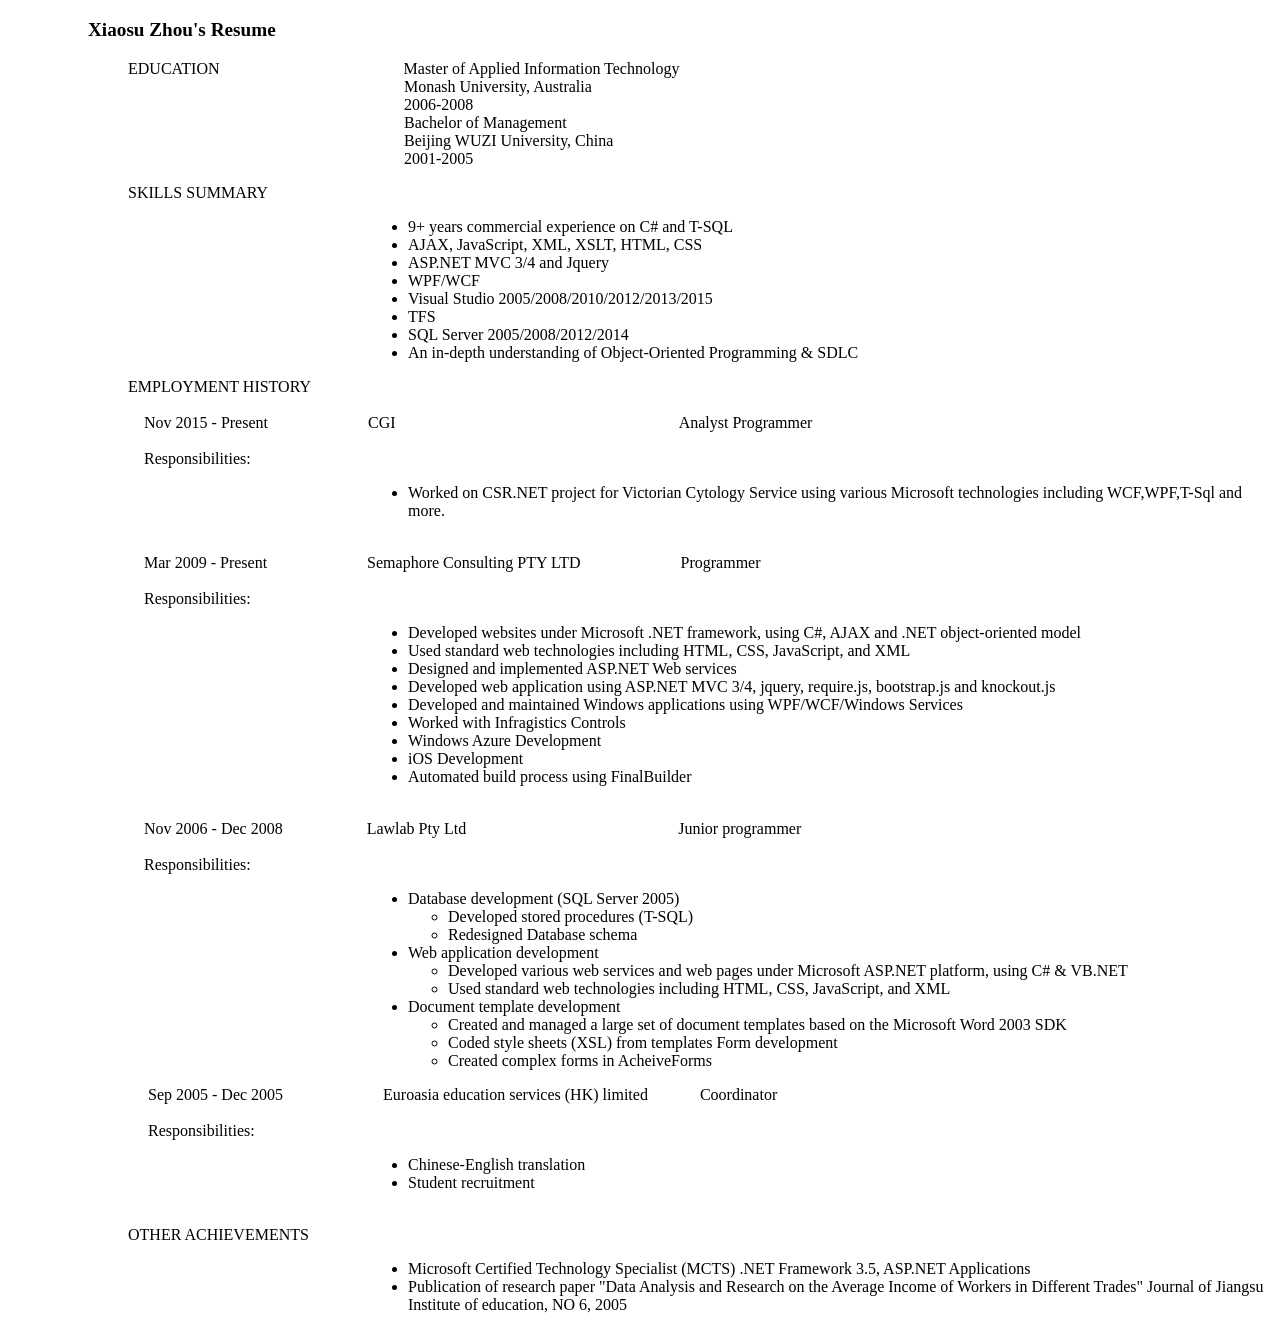
<file: index.htm>
<!DOCTYPE html PUBLIC "-//W3C//DTD XHTML 1.0 Transitional//EN" "http://www.w3.org/TR/xhtml1/DTD/xhtml1-transitional.dtd">
<html xmlns="http://www.w3.org/1999/xhtml">
<head>
    <title>Xiaosu Zhou's Resume</title>
    <style type="text/css">
       .style2
       {
          font-size: larger;
          font-weight: bold;
       }
       .style3
       {
          width: 1359px;
          margin-left: 120px;
       }
       .style4
       {
          margin-left: 120px;
       }
       .style5
       {
          margin-left: 200px;
       }
    </style>
</head>
<body>
   <p class="style2" style="margin-left: 80px">Xiaosu Zhou's Resume
   </p>
   <p style="margin-left: 120px">EDUCATION&nbsp;&nbsp;&nbsp;&nbsp;&nbsp;&nbsp;&nbsp;&nbsp;&nbsp;&nbsp;&nbsp;&nbsp;&nbsp;&nbsp;&nbsp;&nbsp;&nbsp;&nbsp;&nbsp;&nbsp;&nbsp;&nbsp;&nbsp;&nbsp;&nbsp;&nbsp;&nbsp;&nbsp;&nbsp;&nbsp;&nbsp;&nbsp;&nbsp;&nbsp;&nbsp;&nbsp;&nbsp;&nbsp;&nbsp;&nbsp;&nbsp;&nbsp;&nbsp;&nbsp;&nbsp; Master of Applied Information Technology 
      <br class="style4" />
&nbsp;&nbsp;&nbsp;&nbsp;&nbsp;&nbsp;&nbsp;&nbsp;&nbsp;&nbsp;&nbsp;&nbsp;&nbsp;&nbsp;&nbsp;&nbsp;&nbsp;&nbsp;&nbsp;&nbsp;&nbsp;&nbsp;&nbsp;&nbsp;&nbsp;&nbsp;&nbsp;&nbsp;&nbsp;&nbsp;&nbsp;&nbsp;&nbsp;&nbsp;&nbsp;&nbsp;&nbsp;&nbsp;&nbsp;&nbsp;&nbsp;&nbsp;&nbsp;&nbsp;&nbsp;&nbsp;&nbsp;&nbsp;&nbsp;&nbsp;&nbsp;&nbsp;&nbsp;&nbsp;&nbsp;&nbsp;&nbsp;&nbsp;&nbsp;&nbsp;&nbsp;&nbsp;&nbsp;&nbsp;&nbsp;&nbsp;&nbsp;&nbsp; Monash University, Australia<br class="style4" />
                                &nbsp;&nbsp;&nbsp;&nbsp;&nbsp;&nbsp;&nbsp;&nbsp;&nbsp;&nbsp;&nbsp;&nbsp;&nbsp;&nbsp;&nbsp;&nbsp;&nbsp;&nbsp;&nbsp;&nbsp;&nbsp;&nbsp;&nbsp;&nbsp;&nbsp;&nbsp;&nbsp;&nbsp;&nbsp;&nbsp;&nbsp;&nbsp;&nbsp;&nbsp;&nbsp;&nbsp;&nbsp;&nbsp;&nbsp;&nbsp;&nbsp;&nbsp;&nbsp;&nbsp;&nbsp;&nbsp;&nbsp;&nbsp;&nbsp;&nbsp;&nbsp;&nbsp;&nbsp;&nbsp;&nbsp;&nbsp;&nbsp;&nbsp;&nbsp;&nbsp;&nbsp;&nbsp;&nbsp;&nbsp;&nbsp;&nbsp;&nbsp;&nbsp; 2006-2008<br class="style3" />

                                &nbsp;&nbsp;&nbsp;&nbsp;&nbsp;&nbsp;&nbsp;&nbsp;&nbsp;&nbsp;&nbsp;&nbsp;&nbsp;&nbsp;&nbsp;&nbsp;&nbsp;&nbsp;&nbsp;&nbsp;&nbsp;&nbsp;&nbsp;&nbsp;&nbsp;&nbsp;&nbsp;&nbsp;&nbsp;&nbsp;&nbsp;&nbsp;&nbsp;&nbsp;&nbsp;&nbsp;&nbsp;&nbsp;&nbsp;&nbsp;&nbsp;&nbsp;&nbsp;&nbsp;&nbsp;&nbsp;&nbsp;&nbsp;&nbsp;&nbsp;&nbsp;&nbsp;&nbsp;&nbsp;&nbsp;&nbsp;&nbsp;&nbsp;&nbsp;&nbsp;&nbsp;&nbsp;&nbsp;&nbsp;&nbsp;&nbsp;&nbsp;&nbsp; Bachelor of Management<br class="style3" />
                                &nbsp;&nbsp;&nbsp;&nbsp;&nbsp;&nbsp;&nbsp;&nbsp;&nbsp;&nbsp;&nbsp;&nbsp;&nbsp;&nbsp;&nbsp;&nbsp;&nbsp;&nbsp;&nbsp;&nbsp;&nbsp;&nbsp;&nbsp;&nbsp;&nbsp;&nbsp;&nbsp;&nbsp;&nbsp;&nbsp;&nbsp;&nbsp;&nbsp;&nbsp;&nbsp;&nbsp;&nbsp;&nbsp;&nbsp;&nbsp;&nbsp;&nbsp;&nbsp;&nbsp;&nbsp;&nbsp;&nbsp;&nbsp;&nbsp;&nbsp;&nbsp;&nbsp;&nbsp;&nbsp;&nbsp;&nbsp;&nbsp;&nbsp;&nbsp;&nbsp;&nbsp;&nbsp;&nbsp;&nbsp;&nbsp;&nbsp;&nbsp;&nbsp; Beijing WUZI University, China<br class="style3" />
                                &nbsp;&nbsp;&nbsp;&nbsp;&nbsp;&nbsp;&nbsp;&nbsp;&nbsp;&nbsp;&nbsp;&nbsp;&nbsp;&nbsp;&nbsp;&nbsp;&nbsp;&nbsp;&nbsp;&nbsp;&nbsp;&nbsp;&nbsp;&nbsp;&nbsp;&nbsp;&nbsp;&nbsp;&nbsp;&nbsp;&nbsp;&nbsp;&nbsp;&nbsp;&nbsp;&nbsp;&nbsp;&nbsp;&nbsp;&nbsp;&nbsp;&nbsp;&nbsp;&nbsp;&nbsp;&nbsp;&nbsp;&nbsp;&nbsp;&nbsp;&nbsp;&nbsp;&nbsp;&nbsp;&nbsp;&nbsp;&nbsp;&nbsp;&nbsp;&nbsp;&nbsp;&nbsp;&nbsp;&nbsp;&nbsp;&nbsp;&nbsp;&nbsp; 2001-2005<br />
   </p>

   <p style="margin-left: 120px">SKILLS SUMMARY</p>
   <ul style="margin-left: 360px">
      <li>
         9+ years commercial experience on C# and T-SQL
         
      </li>
      <li>
         AJAX, JavaScript, XML, XSLT, HTML, CSS
      </li>
      <li>
         ASP.NET MVC 3/4 and Jquery 
      </li>
      <li>
         WPF/WCF 
      </li>
      <li>
         Visual Studio 2005/2008/2010/2012/2013/2015 
      </li>
      <li>
         TFS 
      </li>
      <li>
         SQL Server 2005/2008/2012/2014 
      </li>
      <li>
         An in-depth understanding of Object-Oriented Programming & SDLC
      </li>
   </ul>
   <p style="margin-left: 120px">EMPLOYMENT HISTORY

   <br />
   &nbsp;&nbsp;&nbsp;
   <br />
   &nbsp;&nbsp;&nbsp;
   Nov 2015 - Present&nbsp;&nbsp;&nbsp;&nbsp;&nbsp;&nbsp;&nbsp;&nbsp;&nbsp;&nbsp;&nbsp;&nbsp;&nbsp;&nbsp;&nbsp;&nbsp;&nbsp;&nbsp;&nbsp;&nbsp;&nbsp;&nbsp;&nbsp;&nbsp; CGI&nbsp;&nbsp;&nbsp;&nbsp;&nbsp;&nbsp;&nbsp;&nbsp;&nbsp;&nbsp;&nbsp;&nbsp;&nbsp;&nbsp;&nbsp;&nbsp;&nbsp;&nbsp;&nbsp;&nbsp;&nbsp;&nbsp;&nbsp;&nbsp;&nbsp;&nbsp;&nbsp;&nbsp;&nbsp;&nbsp;&nbsp;&nbsp;&nbsp;&nbsp;&nbsp;&nbsp;&nbsp;&nbsp;&nbsp;&nbsp;&nbsp;&nbsp;&nbsp;&nbsp;&nbsp;&nbsp;&nbsp;&nbsp;&nbsp;&nbsp;&nbsp;&nbsp;&nbsp;&nbsp;&nbsp;&nbsp;&nbsp;&nbsp;&nbsp;&nbsp;&nbsp;&nbsp;&nbsp;&nbsp;&nbsp;&nbsp;&nbsp;&nbsp;&nbsp;&nbsp; Analyst Programmer
   <br />
   <br />
   &nbsp;&nbsp;&nbsp;
   Responsibilities: 
   </p>
   <ul style="margin-left: 360px">
      <li>Worked on CSR.NET project for Victorian Cytology Service using various Microsoft technologies including WCF,WPF,T-Sql and more.
      </li>
   </ul>
   <p style="margin-left: 120px">
   <br />
   &nbsp;&nbsp;&nbsp;
   Mar 2009 - Present&nbsp;&nbsp;&nbsp;&nbsp;&nbsp;&nbsp;&nbsp;&nbsp;&nbsp;&nbsp;&nbsp;&nbsp;&nbsp;&nbsp;&nbsp;&nbsp;&nbsp;&nbsp;&nbsp;&nbsp;&nbsp;&nbsp;&nbsp;&nbsp; Semaphore Consulting PTY LTD&nbsp;&nbsp;&nbsp;&nbsp;&nbsp;&nbsp;&nbsp;&nbsp;&nbsp;&nbsp;&nbsp;&nbsp;&nbsp;&nbsp;&nbsp;&nbsp;&nbsp;&nbsp;&nbsp;&nbsp;&nbsp;&nbsp;&nbsp;&nbsp; Programmer
   <br />


   <br />
   &nbsp;&nbsp;&nbsp;
   Responsibilities: 
  

   </p>
  

   <ul style="margin-left: 360px">
      <li>Developed websites under Microsoft .NET framework, using C#, AJAX and .NET object-oriented model
      </li>
      <li>Used standard web technologies including HTML, CSS, JavaScript, and XML </li>
      <li>Designed and implemented ASP.NET Web services
   </li>
      <li>Developed web application using ASP.NET MVC 3/4, jquery, require.js, bootstrap.js and knockout.js
      </li>
      <li>Developed and maintained Windows applications using WPF/WCF/Windows Services
      </li>
      <li>Worked with Infragistics Controls
  </li>
      <li>Windows Azure Development
  </li>
      <li>iOS Development
  </li>
      <li>Automated build process using FinalBuilder

  </li>
   </ul>
   <p style="margin-left: 120px">
   <br />
   &nbsp;&nbsp;&nbsp;
   Nov 2006 - Dec 2008&nbsp;&nbsp;&nbsp;&nbsp;&nbsp;&nbsp;&nbsp;&nbsp;&nbsp;&nbsp;&nbsp;&nbsp;&nbsp;&nbsp;&nbsp;&nbsp;&nbsp;&nbsp;&nbsp;&nbsp; Lawlab Pty Ltd&nbsp;&nbsp;&nbsp;&nbsp;&nbsp;&nbsp;&nbsp;&nbsp;&nbsp;&nbsp;&nbsp;&nbsp;&nbsp;&nbsp;&nbsp;&nbsp;&nbsp;&nbsp;&nbsp;&nbsp;&nbsp;&nbsp;&nbsp;&nbsp;&nbsp;&nbsp;&nbsp;&nbsp;&nbsp;&nbsp;&nbsp;&nbsp;&nbsp;&nbsp;&nbsp;&nbsp;&nbsp;&nbsp;&nbsp;&nbsp;&nbsp;&nbsp;&nbsp;&nbsp;&nbsp;&nbsp;&nbsp;&nbsp;&nbsp;&nbsp;&nbsp;&nbsp; Junior programmer
   <br />

   <br />
   &nbsp;&nbsp;&nbsp;
   Responsibilities: 

   </p>

   <ul style="margin-left: 360px">
      <li>Database development (SQL Server 2005)</li>
         <ul>
            <li>Developed stored procedures (T-SQL)
      </li>
            <li>Redesigned Database schema
  </li>
         </ul>
      <li>Web application development</li>
         <ul>
            <li>Developed various web services and web pages under Microsoft ASP.NET platform, using C# & VB.NET
            </li>
            <li>Used standard web technologies including HTML, CSS, JavaScript, and XML </li>
         </ul>
      <li>Document template development</li>
         <ul>
            <li>Created and managed a large set of document templates based on the Microsoft Word 2003 SDK
            </li>
            <li>Coded style sheets (XSL) from templates
  Form development
      </li>
            <li>Created complex forms in AcheiveForms

  </li>
         </ul>
   </ul>
   <p style="margin-left: 120px">&nbsp;&nbsp;&nbsp;&nbsp; Sep 2005 - Dec 2005&nbsp;&nbsp;&nbsp;&nbsp;&nbsp;&nbsp;&nbsp;&nbsp;&nbsp;&nbsp;&nbsp;&nbsp;&nbsp;&nbsp;&nbsp;&nbsp;&nbsp;&nbsp;&nbsp;&nbsp;&nbsp;&nbsp;&nbsp;&nbsp; Euroasia 
   education services (HK) limited&nbsp;&nbsp;&nbsp;&nbsp;&nbsp;&nbsp;&nbsp;&nbsp;&nbsp;&nbsp;&nbsp;&nbsp; Coordinator
   <br />

   <br />
   &nbsp;&nbsp;&nbsp;&nbsp; Responsibilities:<br />
   </p>
   <ul style="margin-left: 160px">
      <li class="style5">Chinese-English translation
  </li>
      <li class="style5">Student recruitment
  
</li>
   </ul>
   <p style="margin-left: 120px">
   <br />
   OTHER ACHIEVEMENTS
   </p>
   <ul style="margin-left: 360px">
      <li>Microsoft Certified Technology Specialist (MCTS) .NET Framework 3.5, ASP.NET Applications
      </li>
      <li>Publication of research paper "Data Analysis and Research on the Average Income of Workers in Different Trades" Journal of Jiangsu Institute of education, NO 6, 2005
      </li>
   </ul>

</body>
</html>
<!-- deploy-test 2026-09-13T14:20 -->
</file>
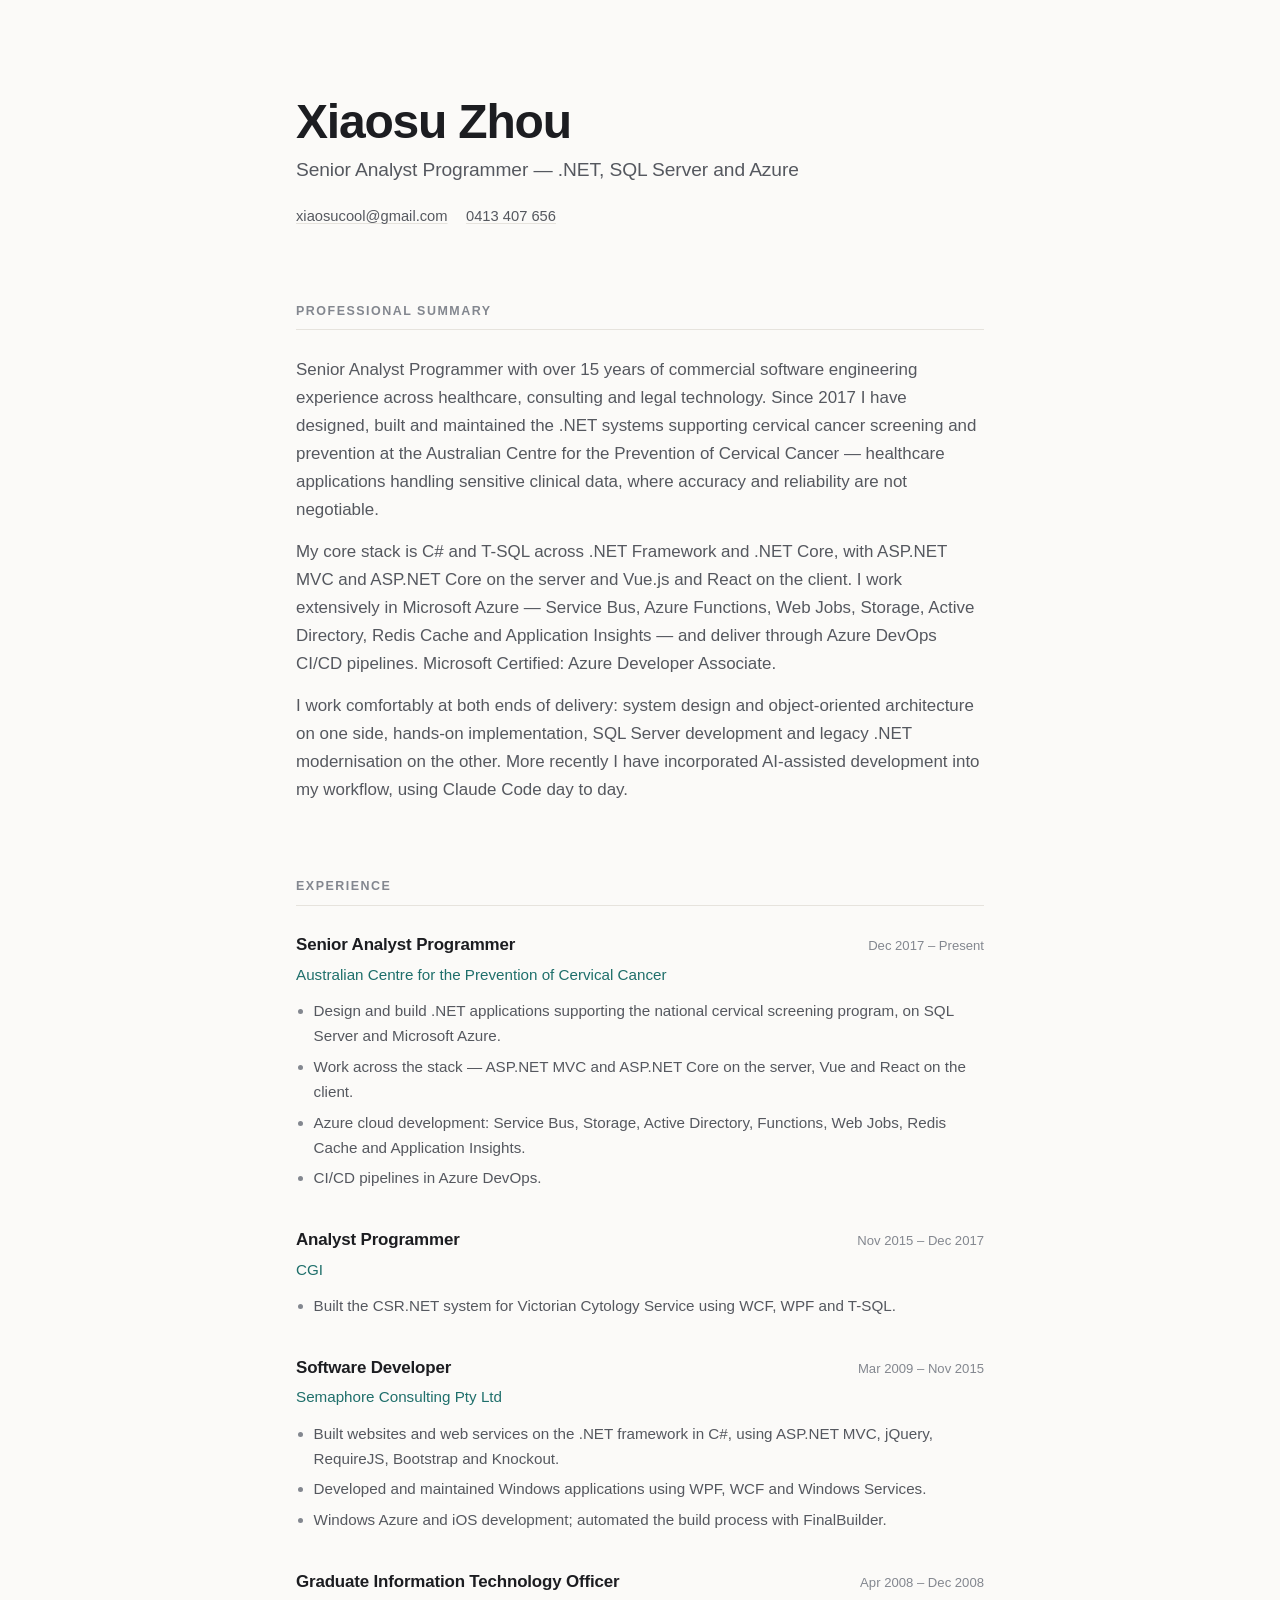
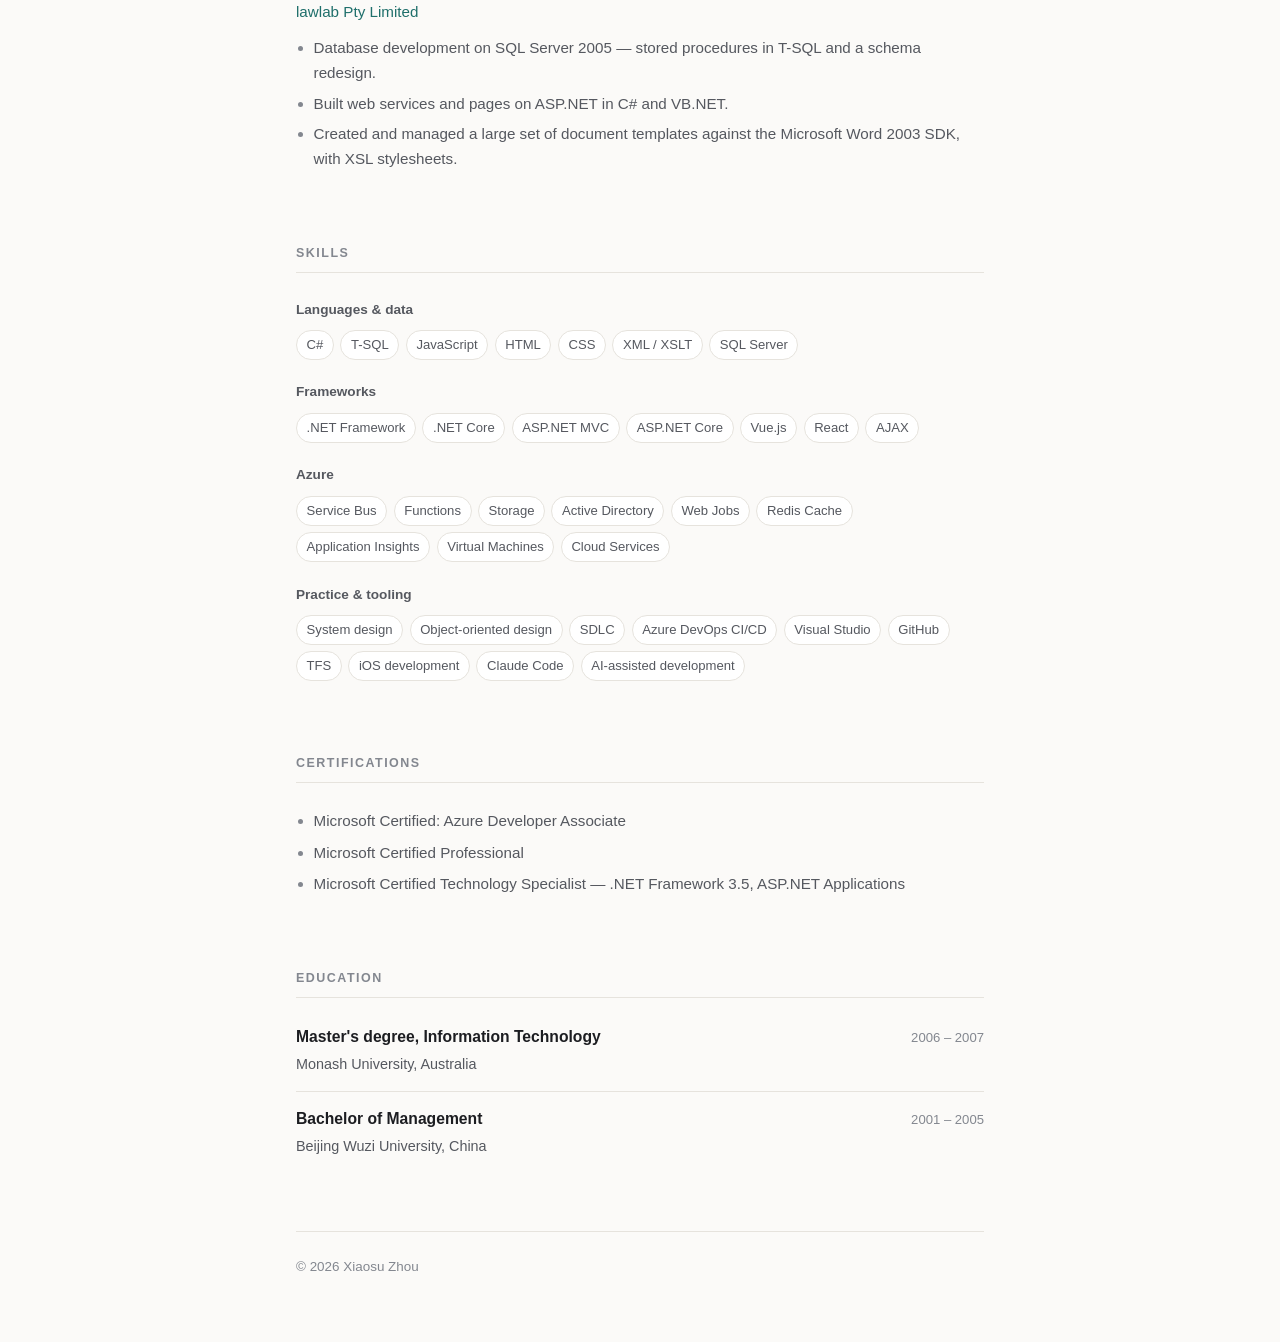
<file: index.html>
<!DOCTYPE html>
<html lang="en">
<head>
<meta charset="utf-8">
<meta name="viewport" content="width=device-width, initial-scale=1">
<title>Xiaosu Zhou</title>
<meta name="description" content="Xiaosu Zhou — Senior Analyst Programmer in Melbourne, Australia. .NET, SQL Server and Azure.">
<link rel="stylesheet" href="styles.css">
</head>
<body>
<main class="wrap">

   <header class="masthead">
      <h1 class="name">Xiaosu Zhou</h1>
      <p class="headline">Senior Analyst Programmer — .NET, SQL Server and Azure</p>
      <ul class="contact">
         <li><a href="mailto:xiaosucool@gmail.com">xiaosucool@gmail.com</a></li>
         <li><a href="tel:+61413407656">0413 407 656</a></li>
      </ul>
   </header>

   <section>
      <h2>Professional Summary</h2>
      <p class="lede">Senior Analyst Programmer with over 15 years of commercial software
         engineering experience across healthcare, consulting and legal technology. Since 2017
         I have designed, built and maintained the .NET systems supporting cervical cancer
         screening and prevention at the Australian Centre for the Prevention of Cervical
         Cancer — healthcare applications handling sensitive clinical data, where accuracy and
         reliability are not negotiable.</p>
      <p class="lede">My core stack is C# and T-SQL across .NET Framework and .NET Core, with
         ASP.NET MVC and ASP.NET Core on the server and Vue.js and React on the client. I work
         extensively in Microsoft Azure — Service Bus, Azure Functions, Web Jobs, Storage,
         Active Directory, Redis Cache and Application Insights — and deliver through Azure
         DevOps CI/CD pipelines. Microsoft Certified: Azure Developer Associate.</p>
      <p class="lede">I work comfortably at both ends of delivery: system design and
         object-oriented architecture on one side, hands-on implementation, SQL Server
         development and legacy .NET modernisation on the other. More recently I have
         incorporated AI-assisted development into my workflow, using Claude Code day to
         day.</p>
   </section>

   <section>
      <h2>Experience</h2>

      <article class="role">
         <div class="role-head">
            <h3 class="role-title">Senior Analyst Programmer</h3>
            <span class="dates">Dec 2017 – Present</span>
         </div>
         <p class="employer">Australian Centre for the Prevention of Cervical Cancer</p>
         <ul>
            <li>Design and build .NET applications supporting the national cervical screening
               program, on SQL Server and Microsoft Azure.</li>
            <li>Work across the stack — ASP.NET MVC and ASP.NET Core on the server, Vue and
               React on the client.</li>
            <li>Azure cloud development: Service Bus, Storage, Active Directory, Functions, Web
               Jobs, Redis Cache and Application Insights.</li>
            <li>CI/CD pipelines in Azure DevOps.</li>
         </ul>
      </article>

      <article class="role">
         <div class="role-head">
            <h3 class="role-title">Analyst Programmer</h3>
            <span class="dates">Nov 2015 – Dec 2017</span>
         </div>
         <p class="employer">CGI</p>
         <ul>
            <li>Built the CSR.NET system for Victorian Cytology Service using WCF, WPF and
               T-SQL.</li>
         </ul>
      </article>

      <article class="role">
         <div class="role-head">
            <h3 class="role-title">Software Developer</h3>
            <span class="dates">Mar 2009 – Nov 2015</span>
         </div>
         <p class="employer">Semaphore Consulting Pty Ltd</p>
         <ul>
            <li>Built websites and web services on the .NET framework in C#, using ASP.NET MVC,
               jQuery, RequireJS, Bootstrap and Knockout.</li>
            <li>Developed and maintained Windows applications using WPF, WCF and Windows
               Services.</li>
            <li>Windows Azure and iOS development; automated the build process with
               FinalBuilder.</li>
         </ul>
      </article>

      <article class="role">
         <div class="role-head">
            <h3 class="role-title">Graduate Information Technology Officer</h3>
            <span class="dates">Apr 2008 – Dec 2008</span>
         </div>
         <p class="employer">lawlab Pty Limited</p>
         <ul>
            <li>Database development on SQL Server 2005 — stored procedures in T-SQL and a
               schema redesign.</li>
            <li>Built web services and pages on ASP.NET in C# and VB.NET.</li>
            <li>Created and managed a large set of document templates against the Microsoft
               Word 2003 SDK, with XSL stylesheets.</li>
         </ul>
      </article>
   </section>

   <section>
      <h2>Skills</h2>

      <div class="skill-group">
         <h3>Languages &amp; data</h3>
         <ul class="tags">
            <li>C#</li><li>T-SQL</li><li>JavaScript</li><li>HTML</li><li>CSS</li>
            <li>XML / XSLT</li><li>SQL Server</li>
         </ul>
      </div>

      <div class="skill-group">
         <h3>Frameworks</h3>
         <ul class="tags">
            <li>.NET Framework</li><li>.NET Core</li><li>ASP.NET MVC</li><li>ASP.NET Core</li>
            <li>Vue.js</li><li>React</li><li>AJAX</li>
         </ul>
      </div>

      <div class="skill-group">
         <h3>Azure</h3>
         <ul class="tags">
            <li>Service Bus</li><li>Functions</li><li>Storage</li><li>Active Directory</li>
            <li>Web Jobs</li><li>Redis Cache</li><li>Application Insights</li>
            <li>Virtual Machines</li><li>Cloud Services</li>
         </ul>
      </div>

      <div class="skill-group">
         <h3>Practice &amp; tooling</h3>
         <ul class="tags">
            <li>System design</li><li>Object-oriented design</li><li>SDLC</li>
            <li>Azure DevOps CI/CD</li><li>Visual Studio</li><li>GitHub</li><li>TFS</li>
            <li>iOS development</li><li>Claude Code</li><li>AI-assisted development</li>
         </ul>
      </div>
   </section>

   <section>
      <h2>Certifications</h2>
      <ul class="plain">
         <li>Microsoft Certified: Azure Developer Associate</li>
         <li>Microsoft Certified Professional</li>
         <li>Microsoft Certified Technology Specialist — .NET Framework 3.5, ASP.NET
            Applications</li>
      </ul>
   </section>

   <section>
      <h2>Education</h2>

      <div class="entry">
         <p class="entry-main">Master's degree, Information Technology</p>
         <span class="dates">2006 – 2007</span>
         <p class="entry-sub">Monash University, Australia</p>
      </div>

      <div class="entry">
         <p class="entry-main">Bachelor of Management</p>
         <span class="dates">2001 – 2005</span>
         <p class="entry-sub">Beijing Wuzi University, China</p>
      </div>
   </section>

   <footer>
      <p>© <span id="year">2026</span> Xiaosu Zhou</p>
   </footer>

</main>

<script>
   document.getElementById('year').textContent = new Date().getFullYear();
</script>
</body>
</html>
</file>
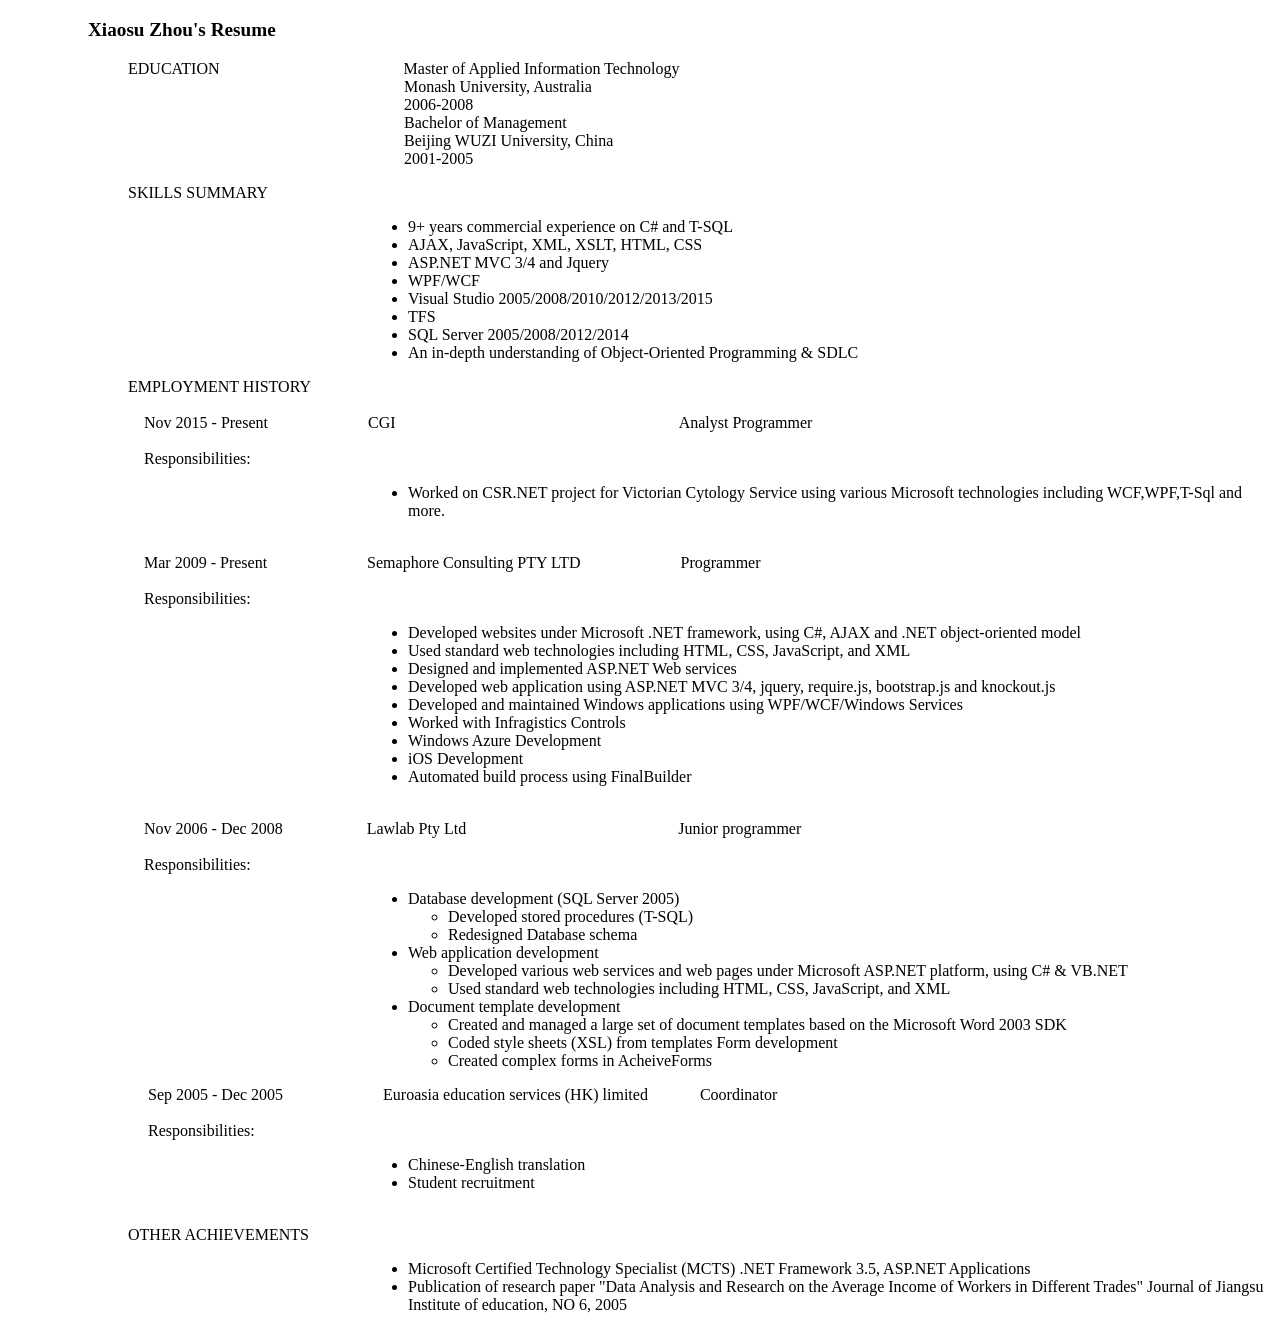
<file: archive/2016-resume.htm>
<!DOCTYPE html PUBLIC "-//W3C//DTD XHTML 1.0 Transitional//EN" "http://www.w3.org/TR/xhtml1/DTD/xhtml1-transitional.dtd">
<html xmlns="http://www.w3.org/1999/xhtml">
<head>
    <title>Xiaosu Zhou's Resume</title>
    <style type="text/css">
       .style2
       {
          font-size: larger;
          font-weight: bold;
       }
       .style3
       {
          width: 1359px;
          margin-left: 120px;
       }
       .style4
       {
          margin-left: 120px;
       }
       .style5
       {
          margin-left: 200px;
       }
    </style>
</head>
<body>
   <p class="style2" style="margin-left: 80px">Xiaosu Zhou's Resume
   </p>
   <p style="margin-left: 120px">EDUCATION&nbsp;&nbsp;&nbsp;&nbsp;&nbsp;&nbsp;&nbsp;&nbsp;&nbsp;&nbsp;&nbsp;&nbsp;&nbsp;&nbsp;&nbsp;&nbsp;&nbsp;&nbsp;&nbsp;&nbsp;&nbsp;&nbsp;&nbsp;&nbsp;&nbsp;&nbsp;&nbsp;&nbsp;&nbsp;&nbsp;&nbsp;&nbsp;&nbsp;&nbsp;&nbsp;&nbsp;&nbsp;&nbsp;&nbsp;&nbsp;&nbsp;&nbsp;&nbsp;&nbsp;&nbsp; Master of Applied Information Technology 
      <br class="style4" />
&nbsp;&nbsp;&nbsp;&nbsp;&nbsp;&nbsp;&nbsp;&nbsp;&nbsp;&nbsp;&nbsp;&nbsp;&nbsp;&nbsp;&nbsp;&nbsp;&nbsp;&nbsp;&nbsp;&nbsp;&nbsp;&nbsp;&nbsp;&nbsp;&nbsp;&nbsp;&nbsp;&nbsp;&nbsp;&nbsp;&nbsp;&nbsp;&nbsp;&nbsp;&nbsp;&nbsp;&nbsp;&nbsp;&nbsp;&nbsp;&nbsp;&nbsp;&nbsp;&nbsp;&nbsp;&nbsp;&nbsp;&nbsp;&nbsp;&nbsp;&nbsp;&nbsp;&nbsp;&nbsp;&nbsp;&nbsp;&nbsp;&nbsp;&nbsp;&nbsp;&nbsp;&nbsp;&nbsp;&nbsp;&nbsp;&nbsp;&nbsp;&nbsp; Monash University, Australia<br class="style4" />
                                &nbsp;&nbsp;&nbsp;&nbsp;&nbsp;&nbsp;&nbsp;&nbsp;&nbsp;&nbsp;&nbsp;&nbsp;&nbsp;&nbsp;&nbsp;&nbsp;&nbsp;&nbsp;&nbsp;&nbsp;&nbsp;&nbsp;&nbsp;&nbsp;&nbsp;&nbsp;&nbsp;&nbsp;&nbsp;&nbsp;&nbsp;&nbsp;&nbsp;&nbsp;&nbsp;&nbsp;&nbsp;&nbsp;&nbsp;&nbsp;&nbsp;&nbsp;&nbsp;&nbsp;&nbsp;&nbsp;&nbsp;&nbsp;&nbsp;&nbsp;&nbsp;&nbsp;&nbsp;&nbsp;&nbsp;&nbsp;&nbsp;&nbsp;&nbsp;&nbsp;&nbsp;&nbsp;&nbsp;&nbsp;&nbsp;&nbsp;&nbsp;&nbsp; 2006-2008<br class="style3" />

                                &nbsp;&nbsp;&nbsp;&nbsp;&nbsp;&nbsp;&nbsp;&nbsp;&nbsp;&nbsp;&nbsp;&nbsp;&nbsp;&nbsp;&nbsp;&nbsp;&nbsp;&nbsp;&nbsp;&nbsp;&nbsp;&nbsp;&nbsp;&nbsp;&nbsp;&nbsp;&nbsp;&nbsp;&nbsp;&nbsp;&nbsp;&nbsp;&nbsp;&nbsp;&nbsp;&nbsp;&nbsp;&nbsp;&nbsp;&nbsp;&nbsp;&nbsp;&nbsp;&nbsp;&nbsp;&nbsp;&nbsp;&nbsp;&nbsp;&nbsp;&nbsp;&nbsp;&nbsp;&nbsp;&nbsp;&nbsp;&nbsp;&nbsp;&nbsp;&nbsp;&nbsp;&nbsp;&nbsp;&nbsp;&nbsp;&nbsp;&nbsp;&nbsp; Bachelor of Management<br class="style3" />
                                &nbsp;&nbsp;&nbsp;&nbsp;&nbsp;&nbsp;&nbsp;&nbsp;&nbsp;&nbsp;&nbsp;&nbsp;&nbsp;&nbsp;&nbsp;&nbsp;&nbsp;&nbsp;&nbsp;&nbsp;&nbsp;&nbsp;&nbsp;&nbsp;&nbsp;&nbsp;&nbsp;&nbsp;&nbsp;&nbsp;&nbsp;&nbsp;&nbsp;&nbsp;&nbsp;&nbsp;&nbsp;&nbsp;&nbsp;&nbsp;&nbsp;&nbsp;&nbsp;&nbsp;&nbsp;&nbsp;&nbsp;&nbsp;&nbsp;&nbsp;&nbsp;&nbsp;&nbsp;&nbsp;&nbsp;&nbsp;&nbsp;&nbsp;&nbsp;&nbsp;&nbsp;&nbsp;&nbsp;&nbsp;&nbsp;&nbsp;&nbsp;&nbsp; Beijing WUZI University, China<br class="style3" />
                                &nbsp;&nbsp;&nbsp;&nbsp;&nbsp;&nbsp;&nbsp;&nbsp;&nbsp;&nbsp;&nbsp;&nbsp;&nbsp;&nbsp;&nbsp;&nbsp;&nbsp;&nbsp;&nbsp;&nbsp;&nbsp;&nbsp;&nbsp;&nbsp;&nbsp;&nbsp;&nbsp;&nbsp;&nbsp;&nbsp;&nbsp;&nbsp;&nbsp;&nbsp;&nbsp;&nbsp;&nbsp;&nbsp;&nbsp;&nbsp;&nbsp;&nbsp;&nbsp;&nbsp;&nbsp;&nbsp;&nbsp;&nbsp;&nbsp;&nbsp;&nbsp;&nbsp;&nbsp;&nbsp;&nbsp;&nbsp;&nbsp;&nbsp;&nbsp;&nbsp;&nbsp;&nbsp;&nbsp;&nbsp;&nbsp;&nbsp;&nbsp;&nbsp; 2001-2005<br />
   </p>

   <p style="margin-left: 120px">SKILLS SUMMARY</p>
   <ul style="margin-left: 360px">
      <li>
         9+ years commercial experience on C# and T-SQL
         
      </li>
      <li>
         AJAX, JavaScript, XML, XSLT, HTML, CSS
      </li>
      <li>
         ASP.NET MVC 3/4 and Jquery 
      </li>
      <li>
         WPF/WCF 
      </li>
      <li>
         Visual Studio 2005/2008/2010/2012/2013/2015 
      </li>
      <li>
         TFS 
      </li>
      <li>
         SQL Server 2005/2008/2012/2014 
      </li>
      <li>
         An in-depth understanding of Object-Oriented Programming & SDLC
      </li>
   </ul>
   <p style="margin-left: 120px">EMPLOYMENT HISTORY

   <br />
   &nbsp;&nbsp;&nbsp;
   <br />
   &nbsp;&nbsp;&nbsp;
   Nov 2015 - Present&nbsp;&nbsp;&nbsp;&nbsp;&nbsp;&nbsp;&nbsp;&nbsp;&nbsp;&nbsp;&nbsp;&nbsp;&nbsp;&nbsp;&nbsp;&nbsp;&nbsp;&nbsp;&nbsp;&nbsp;&nbsp;&nbsp;&nbsp;&nbsp; CGI&nbsp;&nbsp;&nbsp;&nbsp;&nbsp;&nbsp;&nbsp;&nbsp;&nbsp;&nbsp;&nbsp;&nbsp;&nbsp;&nbsp;&nbsp;&nbsp;&nbsp;&nbsp;&nbsp;&nbsp;&nbsp;&nbsp;&nbsp;&nbsp;&nbsp;&nbsp;&nbsp;&nbsp;&nbsp;&nbsp;&nbsp;&nbsp;&nbsp;&nbsp;&nbsp;&nbsp;&nbsp;&nbsp;&nbsp;&nbsp;&nbsp;&nbsp;&nbsp;&nbsp;&nbsp;&nbsp;&nbsp;&nbsp;&nbsp;&nbsp;&nbsp;&nbsp;&nbsp;&nbsp;&nbsp;&nbsp;&nbsp;&nbsp;&nbsp;&nbsp;&nbsp;&nbsp;&nbsp;&nbsp;&nbsp;&nbsp;&nbsp;&nbsp;&nbsp;&nbsp; Analyst Programmer
   <br />
   <br />
   &nbsp;&nbsp;&nbsp;
   Responsibilities: 
   </p>
   <ul style="margin-left: 360px">
      <li>Worked on CSR.NET project for Victorian Cytology Service using various Microsoft technologies including WCF,WPF,T-Sql and more.
      </li>
   </ul>
   <p style="margin-left: 120px">
   <br />
   &nbsp;&nbsp;&nbsp;
   Mar 2009 - Present&nbsp;&nbsp;&nbsp;&nbsp;&nbsp;&nbsp;&nbsp;&nbsp;&nbsp;&nbsp;&nbsp;&nbsp;&nbsp;&nbsp;&nbsp;&nbsp;&nbsp;&nbsp;&nbsp;&nbsp;&nbsp;&nbsp;&nbsp;&nbsp; Semaphore Consulting PTY LTD&nbsp;&nbsp;&nbsp;&nbsp;&nbsp;&nbsp;&nbsp;&nbsp;&nbsp;&nbsp;&nbsp;&nbsp;&nbsp;&nbsp;&nbsp;&nbsp;&nbsp;&nbsp;&nbsp;&nbsp;&nbsp;&nbsp;&nbsp;&nbsp; Programmer
   <br />


   <br />
   &nbsp;&nbsp;&nbsp;
   Responsibilities: 
  

   </p>
  

   <ul style="margin-left: 360px">
      <li>Developed websites under Microsoft .NET framework, using C#, AJAX and .NET object-oriented model
      </li>
      <li>Used standard web technologies including HTML, CSS, JavaScript, and XML </li>
      <li>Designed and implemented ASP.NET Web services
   </li>
      <li>Developed web application using ASP.NET MVC 3/4, jquery, require.js, bootstrap.js and knockout.js
      </li>
      <li>Developed and maintained Windows applications using WPF/WCF/Windows Services
      </li>
      <li>Worked with Infragistics Controls
  </li>
      <li>Windows Azure Development
  </li>
      <li>iOS Development
  </li>
      <li>Automated build process using FinalBuilder

  </li>
   </ul>
   <p style="margin-left: 120px">
   <br />
   &nbsp;&nbsp;&nbsp;
   Nov 2006 - Dec 2008&nbsp;&nbsp;&nbsp;&nbsp;&nbsp;&nbsp;&nbsp;&nbsp;&nbsp;&nbsp;&nbsp;&nbsp;&nbsp;&nbsp;&nbsp;&nbsp;&nbsp;&nbsp;&nbsp;&nbsp; Lawlab Pty Ltd&nbsp;&nbsp;&nbsp;&nbsp;&nbsp;&nbsp;&nbsp;&nbsp;&nbsp;&nbsp;&nbsp;&nbsp;&nbsp;&nbsp;&nbsp;&nbsp;&nbsp;&nbsp;&nbsp;&nbsp;&nbsp;&nbsp;&nbsp;&nbsp;&nbsp;&nbsp;&nbsp;&nbsp;&nbsp;&nbsp;&nbsp;&nbsp;&nbsp;&nbsp;&nbsp;&nbsp;&nbsp;&nbsp;&nbsp;&nbsp;&nbsp;&nbsp;&nbsp;&nbsp;&nbsp;&nbsp;&nbsp;&nbsp;&nbsp;&nbsp;&nbsp;&nbsp; Junior programmer
   <br />

   <br />
   &nbsp;&nbsp;&nbsp;
   Responsibilities: 

   </p>

   <ul style="margin-left: 360px">
      <li>Database development (SQL Server 2005)</li>
         <ul>
            <li>Developed stored procedures (T-SQL)
      </li>
            <li>Redesigned Database schema
  </li>
         </ul>
      <li>Web application development</li>
         <ul>
            <li>Developed various web services and web pages under Microsoft ASP.NET platform, using C# & VB.NET
            </li>
            <li>Used standard web technologies including HTML, CSS, JavaScript, and XML </li>
         </ul>
      <li>Document template development</li>
         <ul>
            <li>Created and managed a large set of document templates based on the Microsoft Word 2003 SDK
            </li>
            <li>Coded style sheets (XSL) from templates
  Form development
      </li>
            <li>Created complex forms in AcheiveForms

  </li>
         </ul>
   </ul>
   <p style="margin-left: 120px">&nbsp;&nbsp;&nbsp;&nbsp; Sep 2005 - Dec 2005&nbsp;&nbsp;&nbsp;&nbsp;&nbsp;&nbsp;&nbsp;&nbsp;&nbsp;&nbsp;&nbsp;&nbsp;&nbsp;&nbsp;&nbsp;&nbsp;&nbsp;&nbsp;&nbsp;&nbsp;&nbsp;&nbsp;&nbsp;&nbsp; Euroasia 
   education services (HK) limited&nbsp;&nbsp;&nbsp;&nbsp;&nbsp;&nbsp;&nbsp;&nbsp;&nbsp;&nbsp;&nbsp;&nbsp; Coordinator
   <br />

   <br />
   &nbsp;&nbsp;&nbsp;&nbsp; Responsibilities:<br />
   </p>
   <ul style="margin-left: 160px">
      <li class="style5">Chinese-English translation
  </li>
      <li class="style5">Student recruitment
  
</li>
   </ul>
   <p style="margin-left: 120px">
   <br />
   OTHER ACHIEVEMENTS
   </p>
   <ul style="margin-left: 360px">
      <li>Microsoft Certified Technology Specialist (MCTS) .NET Framework 3.5, ASP.NET Applications
      </li>
      <li>Publication of research paper "Data Analysis and Research on the Average Income of Workers in Different Trades" Journal of Jiangsu Institute of education, NO 6, 2005
      </li>
   </ul>

</body>
</html>
</file>
<file: styles.css>
/* Xiaosu Zhou — personal site
   Plain CSS, no build step, no dependencies. */

:root {
   color-scheme: light dark;

   --bg: #fbfaf8;
   --surface: #ffffff;
   --text: #1c1d21;
   --text-soft: #55585f;
   --text-faint: #83878f;
   --rule: #e6e3dd;
   --accent: #1f6f6b;

   --measure: 46rem;
   --gap: clamp(2.5rem, 6vw, 4.5rem);
}

@media (prefers-color-scheme: dark) {
   :root {
      --bg: #15161a;
      --surface: #1c1e23;
      --text: #ececed;
      --text-soft: #a9adb5;
      --text-faint: #777c85;
      --rule: #2c2f36;
      --accent: #6fcfc6;
   }
}

*, *::before, *::after { box-sizing: border-box; }

html { -webkit-text-size-adjust: 100%; }

body {
   margin: 0;
   padding: 0;
   background: var(--bg);
   color: var(--text);
   font: 400 1rem/1.65 ui-sans-serif, -apple-system, BlinkMacSystemFont, "Segoe UI",
         Roboto, "Helvetica Neue", Arial, sans-serif;
   font-feature-settings: "kern" 1;
   text-rendering: optimizeLegibility;
}

.wrap {
   max-width: var(--measure);
   margin: 0 auto;
   padding-inline: 1.5rem;
   padding-block: clamp(3rem, 9vw, 6rem) 4rem;
}

a {
   color: var(--accent);
   text-decoration-thickness: 1px;
   text-underline-offset: 2px;
}

a:hover { text-decoration-thickness: 2px; }

/* ---------- header ---------- */

.masthead { margin-bottom: var(--gap); }

.name {
   margin: 0 0 .35rem;
   font-size: clamp(2.1rem, 6vw, 3rem);
   font-weight: 650;
   letter-spacing: -.025em;
   line-height: 1.1;
}

.headline {
   margin: 0 0 1.15rem;
   font-size: clamp(1.05rem, 2.6vw, 1.2rem);
   font-weight: 400;
   color: var(--text-soft);
   letter-spacing: -.005em;
}
.contact {
   display: flex;
   flex-wrap: wrap;
   gap: .35rem 1.15rem;
   margin: 0;
   padding: 0;
   list-style: none;
   font-size: .92rem;
   color: var(--text-soft);
}

.contact a { color: inherit; text-decoration-color: var(--rule); }
.contact a:hover { color: var(--accent); text-decoration-color: currentColor; }

/* ---------- sections ---------- */

section { margin-bottom: var(--gap); }

h2 {
   margin: 0 0 1.6rem;
   padding-bottom: .5rem;
   border-bottom: 1px solid var(--rule);
   font-size: .78rem;
   font-weight: 600;
   letter-spacing: .12em;
   text-transform: uppercase;
   color: var(--text-faint);
}

.lede {
   margin: 0;
   font-size: 1.06rem;
   color: var(--text-soft);
}

.lede + .lede { margin-top: .9rem; }

/* ---------- experience ---------- */

.role { margin-bottom: 2.25rem; }
.role:last-child { margin-bottom: 0; }

.role-head {
   display: flex;
   flex-wrap: wrap;
   align-items: baseline;
   justify-content: space-between;
   gap: .15rem .75rem;
   margin-bottom: .15rem;
}

.role-title {
   margin: 0;
   font-size: 1.06rem;
   font-weight: 600;
   letter-spacing: -.01em;
}

.dates {
   font-size: .82rem;
   font-variant-numeric: tabular-nums;
   color: var(--text-faint);
   white-space: nowrap;
}

.employer {
   margin: 0 0 .7rem;
   font-size: .95rem;
   color: var(--accent);
}

.role ul {
   margin: 0;
   padding-left: 1.1rem;
   color: var(--text-soft);
   font-size: .95rem;
}

.role li { margin-bottom: .35rem; }
.role li::marker { color: var(--text-faint); }

/* ---------- skills ---------- */

.skill-group { margin-bottom: 1.35rem; }
.skill-group:last-child { margin-bottom: 0; }

.skill-group h3 {
   margin: 0 0 .55rem;
   font-size: .85rem;
   font-weight: 600;
   color: var(--text-soft);
}

.tags {
   display: flex;
   flex-wrap: wrap;
   gap: .4rem;
   margin: 0;
   padding: 0;
   list-style: none;
}

.tags li {
   padding: .2rem .6rem;
   border: 1px solid var(--rule);
   border-radius: 999px;
   background: var(--surface);
   font-size: .82rem;
   color: var(--text-soft);
}

/* ---------- compact entries ---------- */

.entry {
   display: flex;
   flex-wrap: wrap;
   align-items: baseline;
   justify-content: space-between;
   gap: .1rem .75rem;
   padding-bottom: .9rem;
   margin-bottom: .9rem;
   border-bottom: 1px solid var(--rule);
}

.entry:last-child { padding-bottom: 0; margin-bottom: 0; border-bottom: 0; }

.entry-main { margin: 0; font-size: .98rem; font-weight: 600; }
.entry-sub { margin: .1rem 0 0; font-size: .9rem; color: var(--text-soft); flex-basis: 100%; }

.plain { margin: 0; padding-left: 1.1rem; color: var(--text-soft); font-size: .95rem; }
.plain li { margin-bottom: .4rem; }
.plain li::marker { color: var(--text-faint); }

/* ---------- footer ---------- */

footer {
   padding-top: 1.5rem;
   border-top: 1px solid var(--rule);
   font-size: .84rem;
   color: var(--text-faint);
}

footer p { margin: 0; }

/* ---------- print ---------- */

@media print {
   :root {
      --bg: #fff; --surface: #fff; --text: #000; --text-soft: #222;
      --text-faint: #555; --rule: #ccc; --accent: #000;
   }
   .wrap { max-width: none; padding: 0; }
   section { margin-bottom: 1.5rem; page-break-inside: avoid; }
   .role { page-break-inside: avoid; }
   a { text-decoration: none; }
}
</file>
